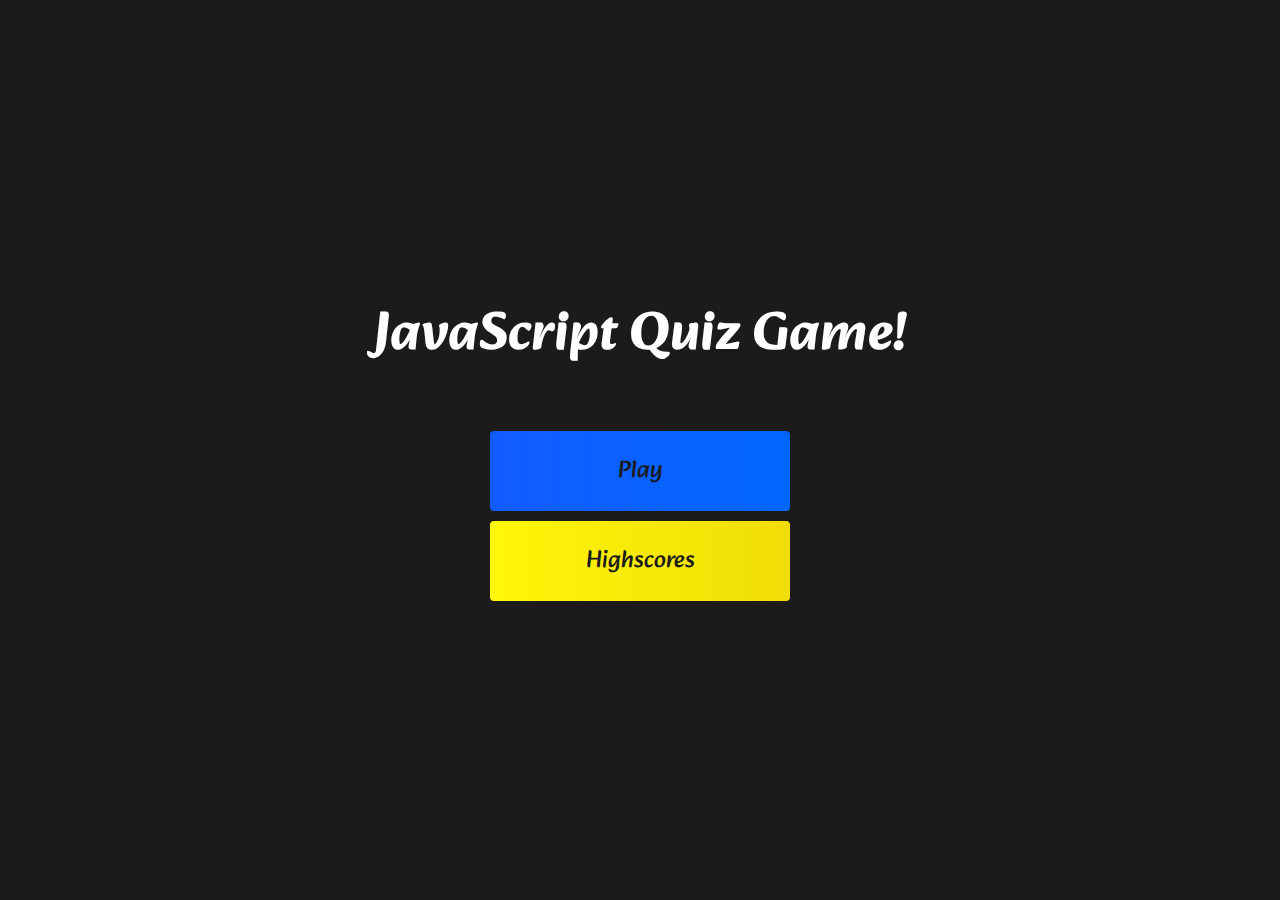
<file: index.html>
<!DOCTYPE html>
<html lang="en">
<head>
    <meta charset="UTF-8">
    <meta http-equiv="X-UA-Compatible" content="IE=edge">
    <meta name="viewport" content="width=device-width, initial-scale=1.0">
    <title>Home Page</title>
    <link rel="stylesheet" href="./css/style.css">
</head>
<body>
    <div class="container">
        <div id="home" class="flex-column flex-center">
            <h1>JavaScript Quiz Game!</h1>
            <a href="./game.html" class="btn">Play</a>
            <a href="./highscores.html" id="highscore-btn" class="btn">Highscores</a>   
        </div>
    </div>
</body>
</html>
</file>
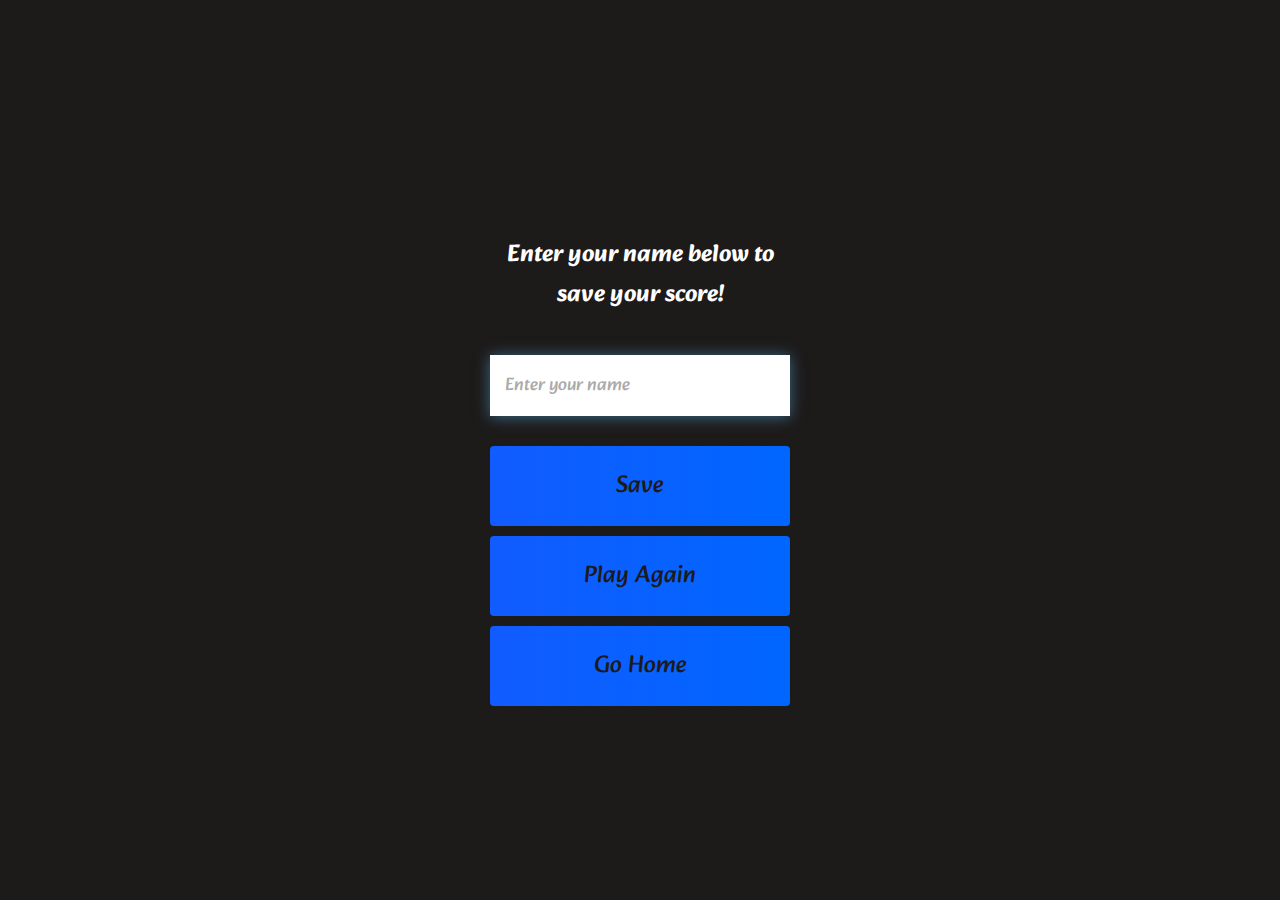
<file: end.html>
<!DOCTYPE html>
<html lang="en">
<head>
    <meta charset="UTF-8">
    <meta http-equiv="X-UA-Compatible" content="IE=edge">
    <meta name="viewport" content="width=device-width, initial-scale=1.0">
    <title>Document</title>
    <link rel="stylesheet" href="./css/style.css">
</head>
<body>
    <div class="container">
        <div id="end" class="flex-center flex-column">
            <h1 id="finalScore">0</h1>
            <form class="end-form-container">
                <h2 id="end-text">Enter your name below to save your score!</h2>
                <input type="text" name="name" id="username" placeholder="Enter your name">
                <button class="btn" id="saveScoreBtn" type="submit" 
                onclick="saveHighScore(event)" disabled>Save</button>
            </form>
            <a href="./game.html" class="btn">Play Again</a>
            <a href="./index.html" class="btn">Go Home</a>
        </div>
    </div>
    <script src="./js/end.js"></script>
</body>
</html>
</file>
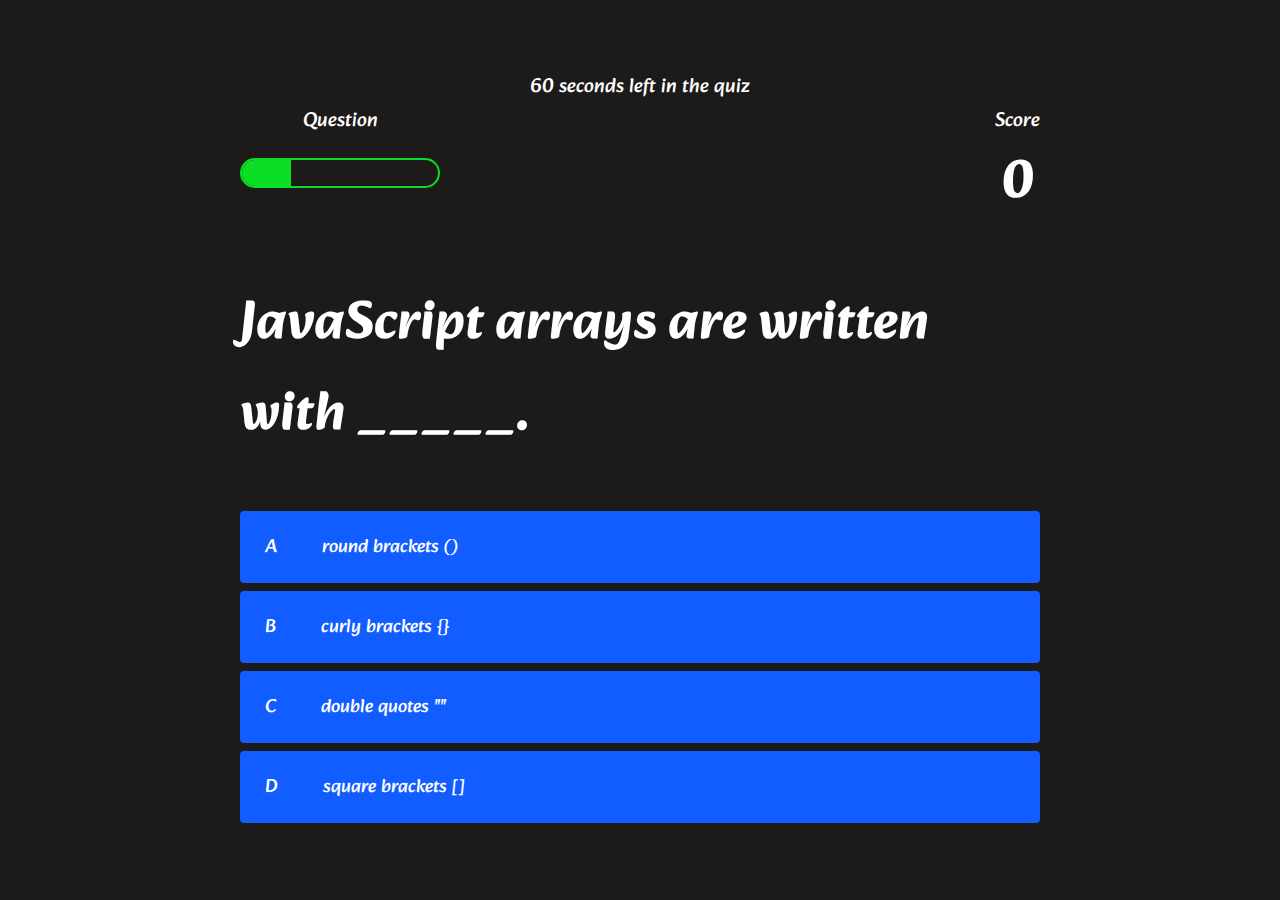
<file: game.html>
<!DOCTYPE html>
<html lang="en">

<head>
    <meta charset="UTF-8">
    <meta http-equiv="X-UA-Compatible" content="IE=edge">
    <meta name="viewport" content="width=device-width, initial-scale=1.0">
    <title>Quiz Page</title>
    <link rel="stylesheet" href="./css/style.css">
    <link rel="stylesheet" href="./css/game.css">
</head>

<body>
    <div class="container">
        <div id="game" class="justify-center flex-column">
            <span id="timer" class="hud-prefix">Here goes your time</span>
            <div id="hud">
                <div class="hud-item">
                    <p id="progressText" class="hud-prefix">
                        Question
                    </p>
                    <div id="progressBar">
                        <div id="progressBarFull"></div>
                    </div>
                </div>
                <div class="hud-item">
                    <p class="hud-prefix">
                        Score
                    </p>
                    <h1 class="hud-main-text" id="score">
                        0
                    </h1>
                </div>
            </div>
            <h1 id="question">What is the answer to this question?</h1>
            <div class="choice-container">
                <p class="choice-prefix">A</p>
                <p class="choice-text" data-number="1">Choice 1</p>
            </div>
            <div class="choice-container">
                <p class="choice-prefix">B</p>
                <p class="choice-text" data-number="2">Choice 2</p>
            </div>
            <div class="choice-container">
                <p class="choice-prefix">C</p>
                <p class="choice-text" data-number="3">Choice 3</p>
            </div>
            <div class="choice-container">
                <p class="choice-prefix">D</p>
                <p class="choice-text" data-number="4">Choice 4</p>
            </div>
        </div>
    </div>
    <script src="./js/game.js"></script>
</body>

</html>
</file>
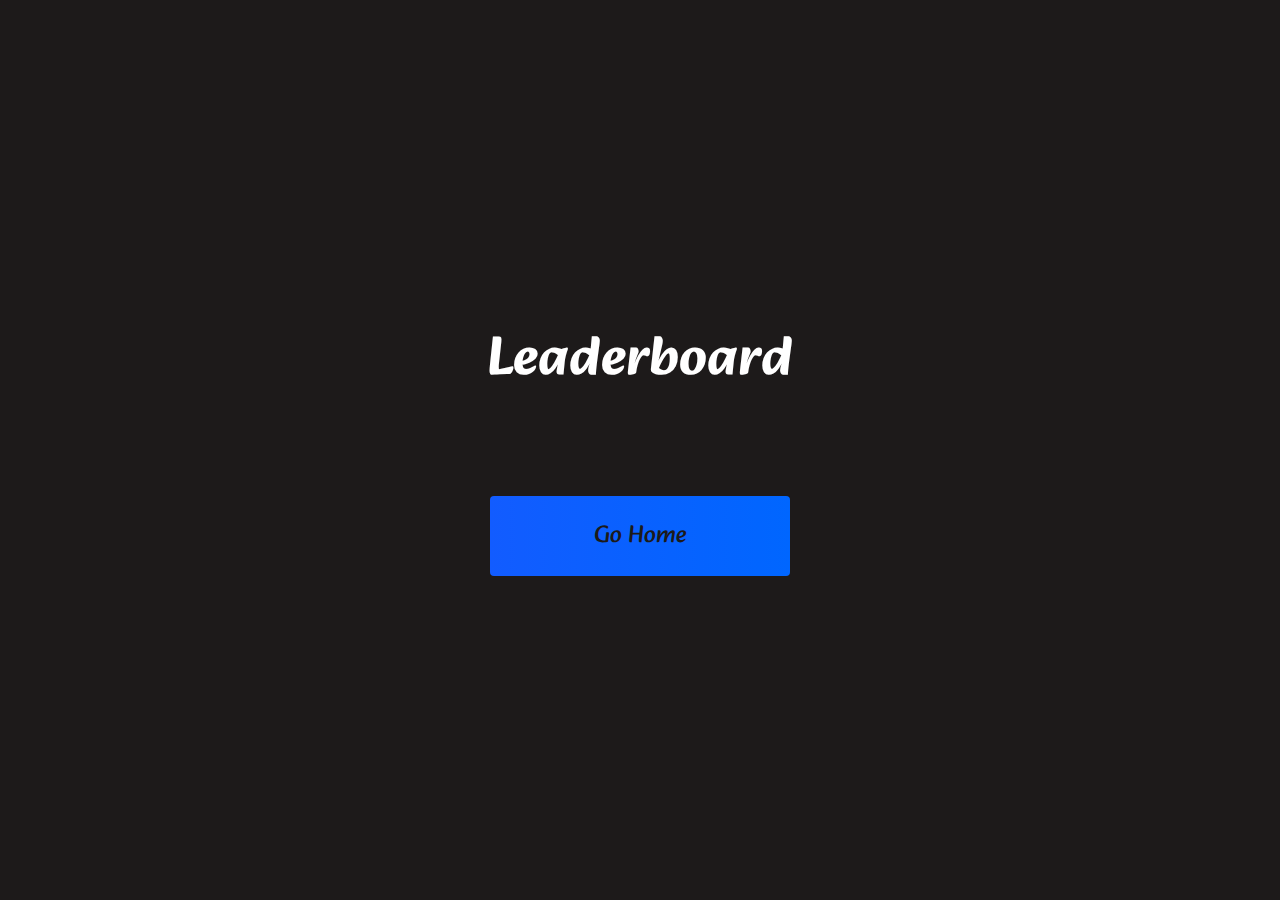
<file: highscores.html>
<!DOCTYPE html>
<html lang="en">
<head>
    <meta charset="UTF-8">
    <meta http-equiv="X-UA-Compatible" content="IE=edge">
    <meta name="viewport" content="width=device-width, initial-scale=1.0">
    <title>High Scores</title>
    <link rel="stylesheet" href="./css/style.css">
    <link rel="stylesheet" href="./css/highscores.css">

</head>
<body>
    <div class="container">
        <div id="highScores" class="flex-center flex-column">
            <h1 id="finalScore">Leaderboard</h1>
            <ul id="highScoresList">
            </ul>
            <a href="./index.html" class="btn">Go Home</a>
            
        </div>
    </div>
    <script src="./js/highscores.js"></script>
</body>
</html>
</file>
<file: css/style.css>
@import url('https://fonts.googleapis.com/css2?family=Alkatra&display=swap');

:root {
    background-color: rgb(29, 26, 26);
}

* {
    box-sizing: border-box;
    margin: 0;
    padding: 0;
    font-size: 62.5%;
    font-family: 'Alkatra', cursive;
}

h1 {
    font-size: 5.4rem;
    color: #fff;
    margin-bottom: 5rem;
}

h2 {
    font-size: 4.2rem;
    margin-bottom: 4rem;
}

.container {
    width: 100vw;
    height: 100vh;
    display: flex;
    justify-content: center;
    align-items: center;
    max-width: 80rem;
    margin: 0 auto;
    padding: 2rem;
}

.flex-column {
    display: flex;
    flex-direction: column;
}

.flex-center {
    justify-content: center;
    align-items: center;
}

.justify-center {
    justify-content: center;
}

.text-center {
    text-align: center;
}

.hidden {
    display: none;
}

.btn {
    font-size: 2.4rem;
    padding: 2rem 0;
    width: 30rem;
    text-align: center;
    margin-bottom: 1rem;
    text-decoration: none;
    color: rgb(28, 26, 26);
    background: linear-gradient(90deg, rgb(18,92,255) 0%, rgb(0, 102, 255) 100%);
    border-radius: 4px;
}

.btn:hover {
    cursor: pointer;
    box-shadow: 0 0.4rem 1.4rem 0 rgba(8, 114, 244, 0.6);
    transition: transform 150ms;
    transform: scale(1.03);
}

.btn[disabled]:hover {
    cursor: not-allowed;
    box-shadow: none;
    transform: none;
}

#highscore-btn {
    background: linear-gradient(90deg, rgb(255,247,9) 0%, rgb(240, 221, 6) 100%);
}

#highscore-btn:hover {
    box-shadow: 0 0.4rem 1.4rem 0 rgba(255, 255, 0, 0.5);
}

/* End page CSS*/
.end-form-container {
    width: 100%;
    display: flex;
    flex-direction: column;
    align-items: center;
    max-width: 30rem;
}

input {
    margin-bottom: 1rem;
    width: 20rem;
    padding: 1.5rem;
    font-size: 1.8rem;
    border: none;
    box-shadow: 0 0.1rem 1.4rem 0 rgba(86, 185, 235, 0.5);
}

input::placeholder {
    color: #aaa;
}

#username {
    margin-bottom: 3rem;
    width: 100%;
    outline: none;
}

#end-text {
    font-size: 2.4rem;
    color: #fff;
    text-align: center;
}

#saveScoreBtn {
    border: none;
}

.fa-home {
    margin-left: 1rem;
    font-size: 2rem;
    color: rgb(28, 26, 26);
}
</file>
<file: css/game.css>
body {
    color: #fff;
}

.choice-container {
    display: flex;
    margin-bottom: 0.8rem;
    width: 100%;
    border-radius: 4px;
    background: rgb(18, 93, 255);
    font-size: 3rem;
    min-width: 80rem;

}

.choice-container:hover {
    cursor: pointer;
    box-shadow: 0 0.4rem 1.4rem 0 rgba(6, 103, 247, 0.5);
    transform: scale(1.02);
    transform: transform 100ms;
}

.choice-prefix {
    padding: 2rem 2.5rem;
    color: white;
}

.choice-text {
    padding: 2rem;
    width: 100%;
}

.correct {
    background: linear-gradient(32deg, rgba(11, 223, 36) 0%, rgb(41, 232, 111) 100%);
}

.incorrect {
    background: linear-gradient(32deg, rgba(230, 29, 29, 1) 0%, rgb(244, 11, 11, 1) 100%);
}

/*Heads Up display*/

#hud {
    display: flex;
    justify-content: space-between;
}

.hud-prefix {
    text-align: center;
    font-size: 2rem;
}

.hud-main-text {
    text-align: center;
}

#progressBar {
    width: 20rem;
    height: 3rem;
    border: 0.2rem solid rgb(11, 223, 36);
    margin-top: 2rem;
    border-radius: 50px;
    overflow: hidden;
}

#progressBarFull {
    height: 100%;
    background: rgb(11, 223, 36);
    width: 0%;
}

@media screen and (max-width: 768px) {
    .choice-container {
        min-width: 40rem;
    }
}
</file>
<file: css/highscores.css>
body {
    color: #fff;
}

#highScoresList {
    list-style: none;
    margin-bottom: 4rem;
}

.high-score {
    font-size: 2.8rem;
    margin-bottom: 0,5rem;
}
</file>
